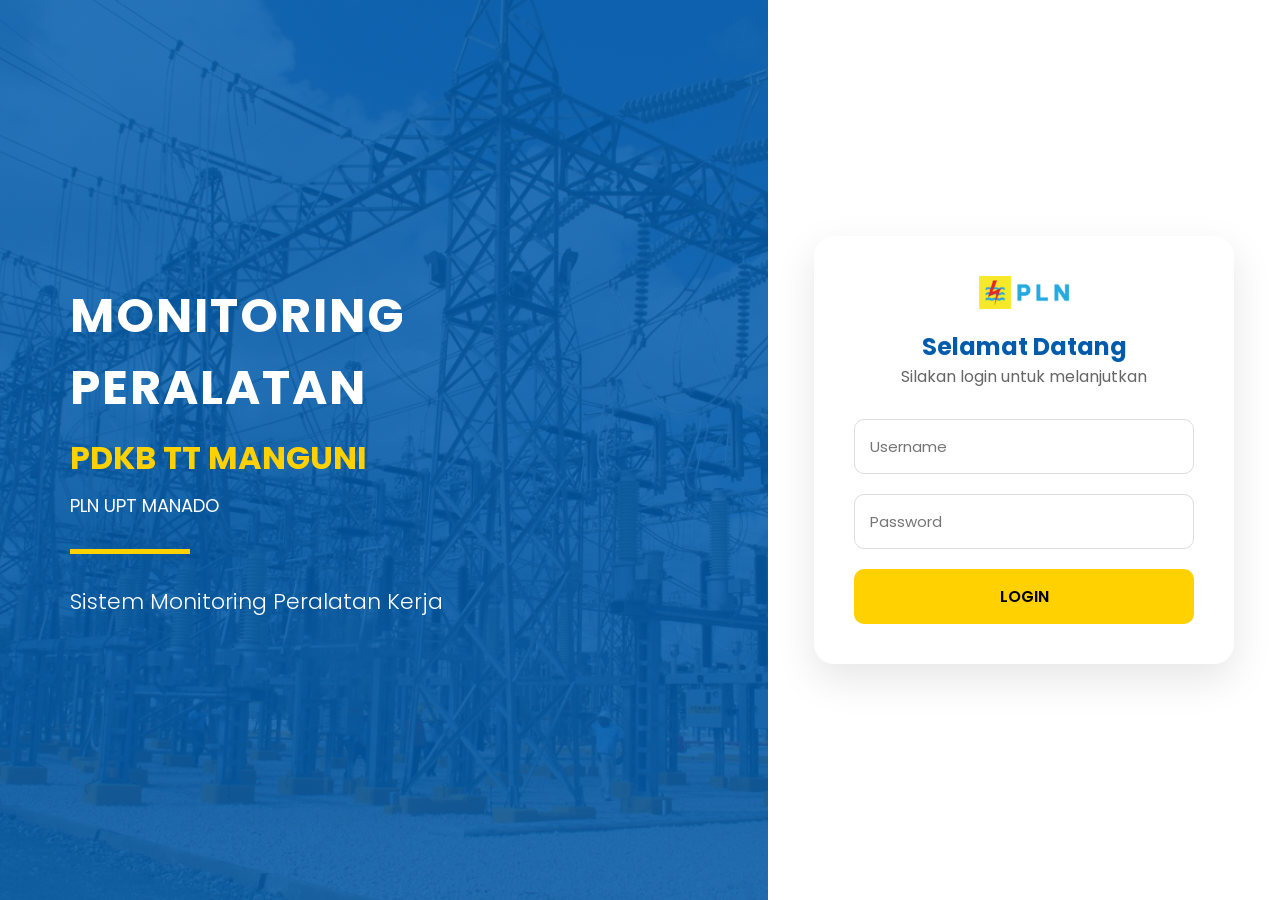
<file: index.html>
<!DOCTYPE html>
<html lang="id">
<head>
    <meta charset="UTF-8">
    <meta name="viewport" content="width=device-width, initial-scale=1.0">
    <title>Monitoring Peralatan PDKB TT Manguni</title>

    <link rel="stylesheet" href="style.css">

    <link href="https://fonts.googleapis.com/css2?family=Poppins:wght@300;400;500;600;700&display=swap" rel="stylesheet">
</head>
<body>

    <div class="container">

        <div class="left-side">

            <div class="hero-content">

                <h1>MONITORING PERALATAN</h1>

                <h2>PDKB TT MANGUNI</h2>

                <p>PLN UPT MANADO</p>

                <span class="line"></span>

                <h3>
                    Sistem Monitoring Peralatan Kerja
                </h3>

            </div>

        </div>

        <div class="right-side">

            <div class="login-card">

                <img src="assets/PLN_Lans.png" alt="Logo PLN">

                <h2>Selamat Datang</h2>

                <p>Silakan login untuk melanjutkan</p>

                <form>

                    <div class="input-group">
                        <input type="text" placeholder="Username">
                    </div>

                    <div class="input-group">
                        <input type="password" placeholder="Password">
                    </div>

                    <button type="button" id="loginBtn">
                        LOGIN
                    </button>

                </form>

            </div>

        </div>

    </div>

    <script src="script.js"></script>
</body>
</html>
</file>
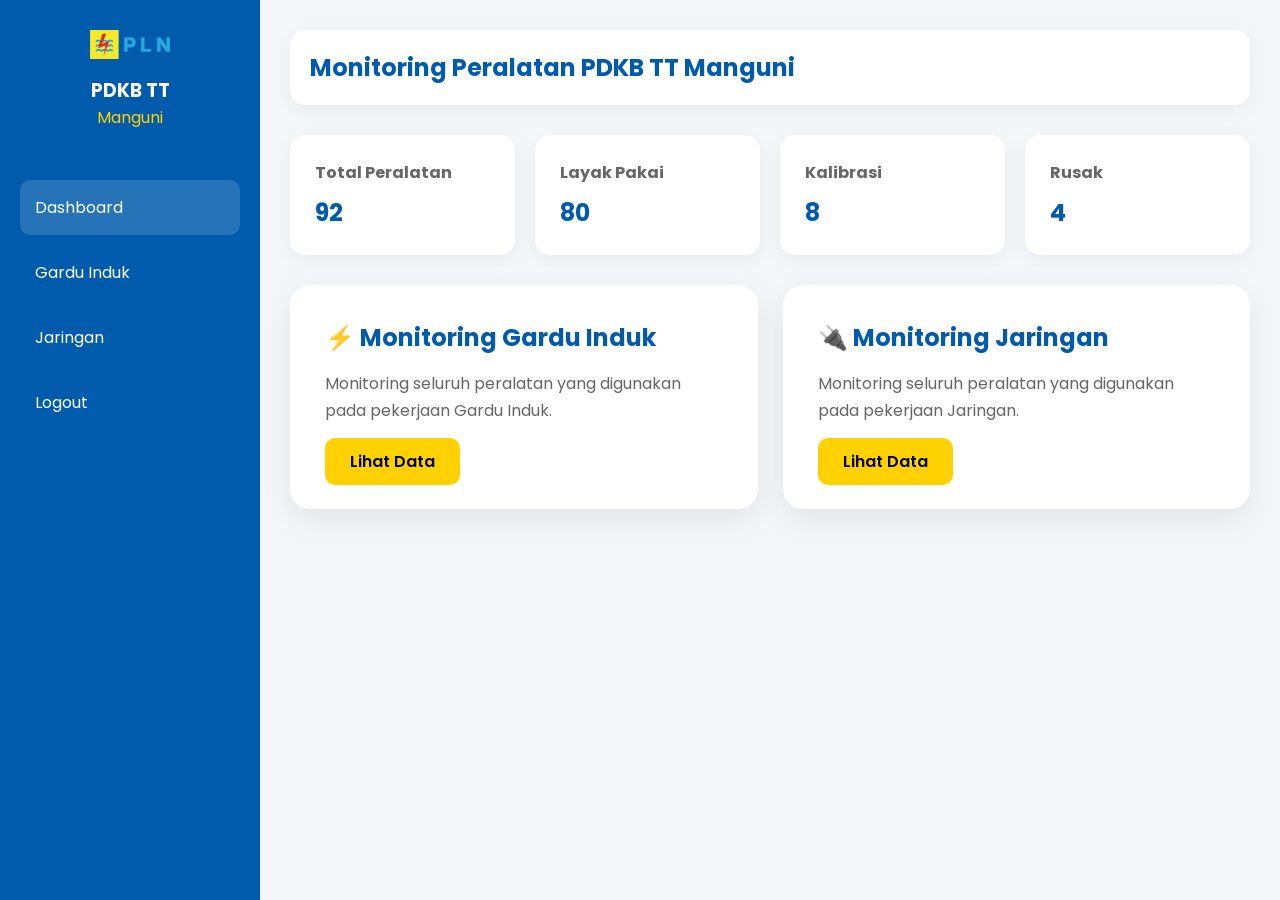
<file: dashboard.html>
<!DOCTYPE html>
<html lang="id">
<head>
    <meta charset="UTF-8">
    <meta name="viewport" content="width=device-width, initial-scale=1.0">
    <title>Dashboard Monitoring Peralatan</title>

    <link rel="stylesheet" href="dashboard.css">

    <link href="https://fonts.googleapis.com/css2?family=Poppins:wght@300;400;500;600;700&display=swap" rel="stylesheet">
</head>
<body>

<div class="container">

    <!-- SIDEBAR -->

    <aside class="sidebar">

        <div class="logo">

            <img src="assets/PLN_Lans.png" alt="Logo PLN">

            <h3>PDKB TT</h3>

            <span>Manguni</span>

        </div>

<ul>

    <li class="active"
        onclick="location.href='dashboard.html'">
        Dashboard
    </li>

    <li
        onclick="location.href='gardu-induk.html'">
        Gardu Induk
    </li>

    <li
        onclick="location.href='jaringan.html'">
        Jaringan
    </li>

    <li id="logoutBtn">
        Logout
    </li>

</ul>

    </aside>

    <!-- CONTENT -->

    <main class="content">

        <header class="topbar">

            <h2>
                Monitoring Peralatan PDKB TT Manguni
            </h2>

        </header>

        <!-- CARD STATISTIK -->

        <section class="stats">

            <div class="stat-card">

                <h4>Total Peralatan</h4>

                <h1>92</h1>

            </div>

            <div class="stat-card">

                <h4>Layak Pakai</h4>

                <h1>80</h1>

            </div>

            <div class="stat-card">

                <h4>Kalibrasi</h4>

                <h1>8</h1>

            </div>

            <div class="stat-card">

                <h4>Rusak</h4>

                <h1>4</h1>

            </div>

        </section>

        <!-- MENU UTAMA -->

        <section class="menu-monitoring">

            <div class="menu-card">

                <h2>⚡ Monitoring Gardu Induk</h2>

                <p>
                    Monitoring seluruh peralatan yang digunakan
                    pada pekerjaan Gardu Induk.
                </p>

                <a href="gardu-induk.html">
                    Lihat Data
                </a>

            </div>

            <div class="menu-card">

                <h2>🔌 Monitoring Jaringan</h2>

                <p>
                    Monitoring seluruh peralatan yang digunakan
                    pada pekerjaan Jaringan.
                </p>

                <a href="jaringan.html">
                    Lihat Data
                </a>

            </div>

        </section>

    </main>

</div>

<script src="script.js"></script>

</body>
</html>
</file>
<file: style.css>
*{
    margin:0;
    padding:0;
    box-sizing:border-box;
    font-family:'Poppins',sans-serif;
}

body{
    background:#f4f6f9;
    min-height:100vh;
}

.container{
    display:flex;
    min-height:100vh;
}

/* ==========================
   BAGIAN KIRI
========================== */

.left-side{
    width:60%;

    background:
    linear-gradient(
        rgba(0,91,172,.85),
        rgba(0,91,172,.85)
    ),
    url("assets/tower.jpg");

    background-size:cover;
    background-position:center;
    background-repeat:no-repeat;

    display:flex;
    align-items:center;

    padding:70px;
}

.hero-content{
    color:white;
    max-width:600px;
}

.hero-content h1{
    font-size:48px;
    font-weight:700;
    letter-spacing:2px;
}

.hero-content h2{
    font-size:32px;
    color:#FFD100;
    margin-top:10px;
}

.hero-content p{
    margin-top:10px;
    font-size:18px;
}

.line{
    display:block;
    width:120px;
    height:5px;
    background:#FFD100;
    margin:30px 0;
}

.hero-content h3{
    font-size:22px;
    font-weight:300;
    line-height:1.6;
}

/* ==========================
   BAGIAN KANAN
========================== */

.right-side{
    width:40%;
    display:flex;
    justify-content:center;
    align-items:center;
    background:white;
    padding:30px;
}

.login-card{
    width:100%;
    max-width:420px;

    padding:40px;

    border-radius:20px;

    background:white;

    box-shadow:0 15px 40px rgba(0,0,0,.1);
}

.login-card img{
    width:90px;
    display:block;
    margin:auto;
}

.login-card h2{
    text-align:center;
    margin-top:20px;
    color:#005BAC;
}

.login-card p{
    text-align:center;
    color:#666;
    margin-bottom:30px;
}

.input-group{
    margin-bottom:20px;
}

.input-group input{
    width:100%;
    padding:15px;

    border:1px solid #ddd;
    border-radius:10px;

    font-size:15px;
}

.input-group input:focus{
    outline:none;
    border-color:#005BAC;
}

button{
    width:100%;
    padding:15px;

    border:none;
    border-radius:10px;

    background:#FFD100;

    font-size:16px;
    font-weight:600;

    cursor:pointer;

    transition:0.3s;
}

button:hover{
    background:#ffc400;
    transform:translateY(-2px);
}

/* ==========================
   TABLET
========================== */

@media screen and (max-width:992px){

    .container{
        flex-direction:column;
    }

    .left-side{
        width:100%;
        min-height:40vh;
        padding:40px;
    }

    .right-side{
        width:100%;
        min-height:60vh;
    }

    .hero-content h1{
        font-size:36px;
    }

    .hero-content h2{
        font-size:28px;
    }

    .hero-content h3{
        font-size:18px;
    }
}

/* ==========================
   MOBILE
========================== */

@media screen and (max-width:768px){

    .container{
        flex-direction:column;
    }

    .left-side{
        width:100%;
        min-height:35vh;
        padding:25px;
        text-align:center;
        justify-content:center;
    }

    .right-side{
        width:100%;
        min-height:65vh;
        padding:20px;
    }

    .hero-content{
        max-width:100%;
    }

    .hero-content h1{
        font-size:28px;
        line-height:1.3;
    }

    .hero-content h2{
        font-size:22px;
    }

    .hero-content h3{
        font-size:16px;
    }

    .hero-content p{
        font-size:14px;
    }

    .line{
        margin:20px auto;
    }

    .login-card{
        padding:25px;
    }

    .login-card img{
        width:70px;
    }

    .login-card h2{
        font-size:24px;
    }
}

/* ==========================
   HP KECIL
========================== */

@media screen and (max-width:480px){

    .hero-content h1{
        font-size:22px;
    }

    .hero-content h2{
        font-size:18px;
    }

    .hero-content h3{
        font-size:14px;
    }

    .login-card{
        padding:20px;
    }

    .input-group input{
        padding:12px;
    }

    button{
        padding:12px;
    }
}
</file>
<file: dashboard.css>
*{
    margin:0;
    padding:0;
    box-sizing:border-box;
    font-family:'Poppins',sans-serif;
}

body{
    background:#f4f6f9;
}

.container{
    display:flex;
    min-height:100vh;
}

/* SIDEBAR */

.sidebar{
    width:260px;
    background:#005BAC;
    color:white;
    padding:30px 20px;
}

.logo{
    text-align:center;
    margin-bottom:50px;
}

.logo img{
    width:80px;
}

.logo h3{
    margin-top:10px;
}

.logo span{
    color:#FFD100;
}

.sidebar ul{
    list-style:none;
}

.sidebar ul li{
    padding:15px;
    border-radius:10px;
    cursor:pointer;
    margin-bottom:10px;
    transition:.3s;
}

.sidebar ul li:hover,
.sidebar ul li.active{
    background:rgba(255,255,255,.15);
}

/* CONTENT */

.content{
    flex:1;
    padding:30px;
}

/* TOPBAR */

.topbar{
    background:white;
    padding:20px;
    border-radius:15px;
    box-shadow:0 5px 20px rgba(0,0,0,.05);
    margin-bottom:30px;
}

.topbar h2{
    color:#005BAC;
}

/* CARD STATISTIK */

.stats{
    display:grid;
    grid-template-columns:repeat(4,1fr);
    gap:20px;
    margin-bottom:30px;
}

.stat-card{
    background:white;
    padding:25px;
    border-radius:15px;
    box-shadow:0 5px 20px rgba(0,0,0,.05);
}

.stat-card h4{
    color:#666;
    margin-bottom:10px;
}

.stat-card h1{
    color:#005BAC;
}

/* MENU */

.menu-monitoring{
    display:grid;
    grid-template-columns:repeat(2,1fr);
    gap:25px;
}

.menu-card{
    background:white;
    padding:35px;
    border-radius:20px;
    box-shadow:0 10px 30px rgba(0,0,0,.08);
}

.menu-card h2{
    color:#005BAC;
    margin-bottom:15px;
}

.menu-card p{
    color:#666;
    line-height:1.7;
    margin-bottom:25px;
}

.menu-card a{
    text-decoration:none;
    background:#FFD100;
    color:black;
    padding:12px 25px;
    border-radius:10px;
    font-weight:600;
}

/* RESPONSIVE */

@media(max-width:992px){

    .stats{
        grid-template-columns:repeat(2,1fr);
    }

    .menu-monitoring{
        grid-template-columns:1fr;
    }

}

@media(max-width:768px){

    .container{
        flex-direction:column;
    }

    .sidebar{
        width:100%;
    }

    .content{
        padding:20px;
    }

    .stats{
        grid-template-columns:1fr;
    }

}

@media(max-width:480px){

    .topbar h2{
        font-size:18px;
    }

    .menu-card{
        padding:25px;
    }

}
</file>
